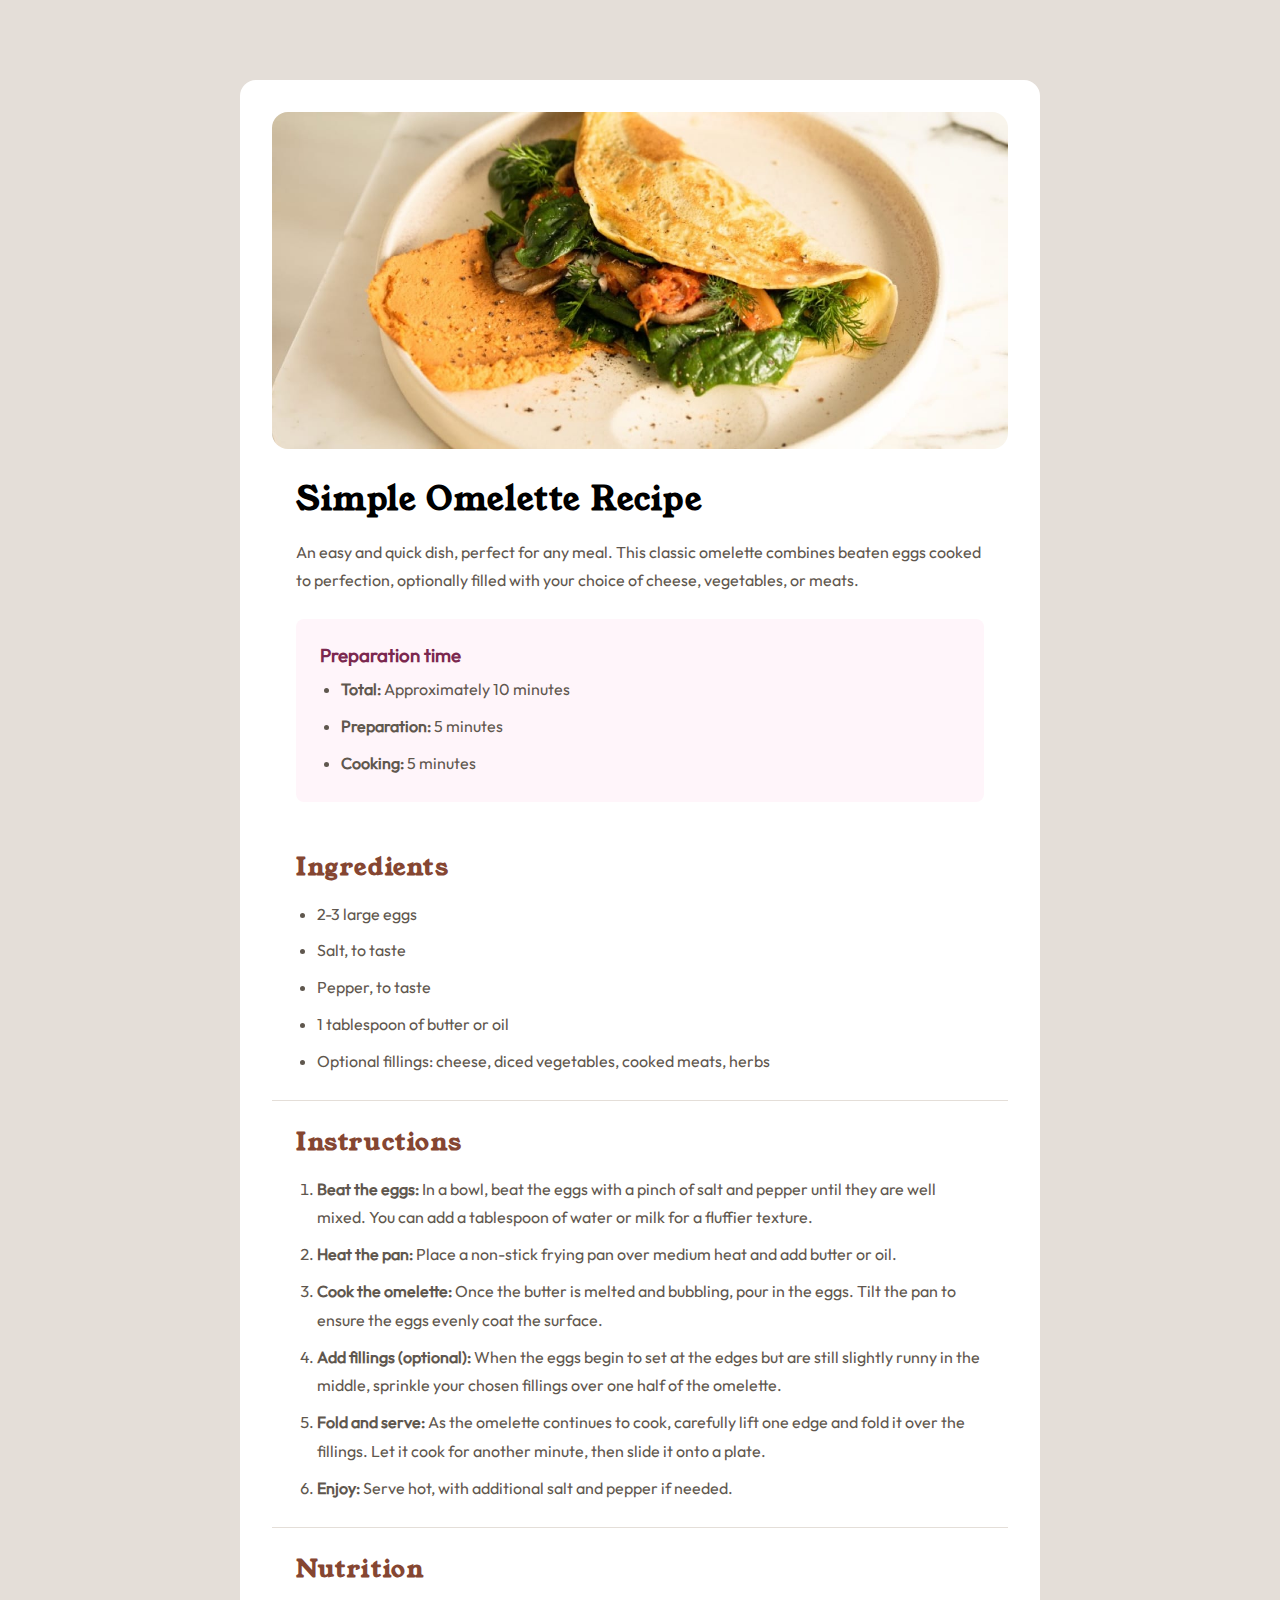
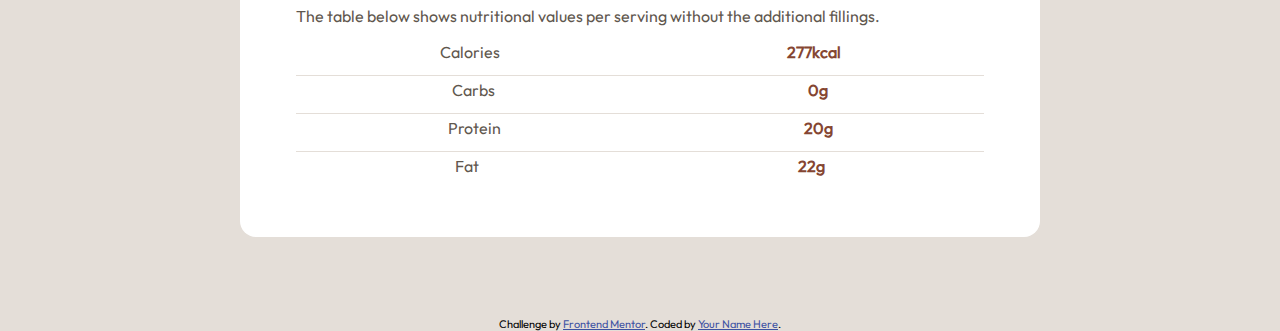
<file: index.html>
<!DOCTYPE html>
<html lang="en">
<head>
  <meta charset="UTF-8">
  <meta name="viewport" content="width=device-width, initial-scale=1.0"> <!-- displays site properly based on user's device -->

  <link rel="icon" type="image/png" sizes="32x32" href="./assets/images/favicon-32x32.png">
  <link rel="stylesheet" href="index.css">
  
  <title>Frontend Mentor | Recipe page</title>

</head>
<body>
  <div class="container">
      <img src="assets/images/image-omelette.jpeg" alt="image-omelette">
      <section class="banner">
          <h1>Simple Omelette Recipe</h1>
          <p>An easy and quick dish, perfect for any meal. This classic omelette combines beaten eggs cooked 
            to perfection, optionally filled with your choice of cheese, vegetables, or meats.</p>
        <article>
          <h3>Preparation time</h3>
          <ul>
            <li><strong>Total:</strong> Approximately 10 minutes</li>
            <li><strong>Preparation:</strong> 5 minutes</li>
            <li><strong>Cooking:</strong> 5 minutes</li>
          </ul>
        </article>
      </section>  
      <section class="ingredients">
        <h2>Ingredients</h2>
        <article>
          <ul>
          <li>2-3 large eggs</li>
          <li>Salt, to taste</li>
          <li>Pepper, to taste</li>
          <li>1 tablespoon of butter or oil</li>
          <li>Optional fillings: cheese, diced vegetables, cooked meats, herbs</li>
        </ul>
        </article>
      </section>  
      <section class="instructions border-top">
        <h2>Instructions</h2>
        <article>
          <ol>
            <li><strong>Beat the eggs:</strong> In a bowl, beat the eggs with a pinch of salt and pepper until they are well mixed. 
    You can add a tablespoon of water or milk for a fluffier texture.</li>
            <li>
              <strong>Heat the pan:</strong> Place a non-stick frying pan over medium heat and add butter or oil.
            </li>
            <li>
              <strong>Cook the omelette: </strong>Once the butter is melted and bubbling, pour in the eggs. Tilt the pan to ensure 
    the eggs evenly coat the surface.
            </li>
            <li>
                <strong>Add fillings (optional):</strong> When the eggs begin to set at the edges but are still slightly runny in the 
    middle, sprinkle your chosen fillings over one half of the omelette.
            </li>
            <li>
                <strong>Fold and serve:</strong> As the omelette continues to cook, carefully lift one edge and fold it over the 
    fillings. Let it cook for another minute, then slide it onto a plate.
            </li>
            <li>
              <strong>Enjoy: </strong>Serve hot, with additional salt and pepper if needed.
            </li>
          </ol>
        </article>
      </section>
      <section class="nutrition border-top">
        <h2>Nutrition</h2>
        <p>
          The table below shows nutritional values per serving without the additional fillings.
        </p>
        <article>
          <ul style="list-style-type: none; padding: 0;">
            <li>Calories <span>277kcal</span></li>
            <li>Carbs <span>0g</span></li>
            <li>Protein <span>20g</span></li>
            <li>Fat <span>22g</span></li>
          </ul>
        </article>
      </section>
  </div>

  <div class="attribution">
    Challenge by <a href="https://www.frontendmentor.io?ref=challenge" target="_blank">Frontend Mentor</a>. 
    Coded by <a href="#">Your Name Here</a>.
  </div>
</body>
</html>
</file>
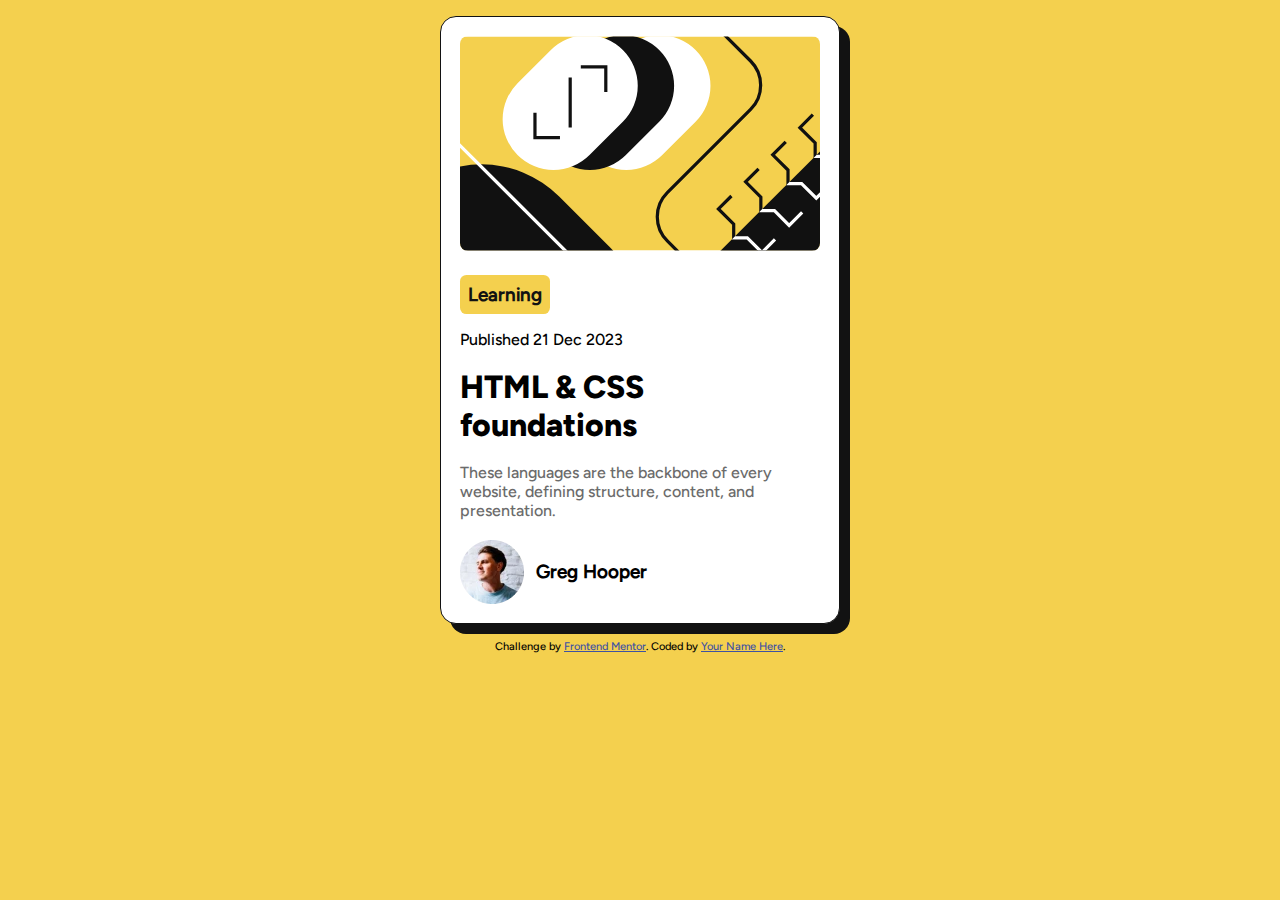
<file: blog-preview-card/index.html>
<!DOCTYPE html>
<html lang="en">
<head>
  <meta charset="UTF-8">
  <meta name="viewport" content="width=device-width, initial-scale=1.0"> <!-- displays site properly based on user's device -->

  <link rel="icon" type="image/png" sizes="32x32" href="./assets/images/favicon-32x32.png">
  <link rel="stylesheet" href="index.css">
  
  <title>Frontend Mentor | Blog preview card</title>

  <!-- Feel free to remove these styles or customise in your own stylesheet 👍 -->
  <style>
    .attribution { font-size: 11px; text-align: center; }
    .attribution a { color: hsl(228, 45%, 44%); }
  </style>
</head>
<body>

  <section class="card">
    <div class="card-header">
      <div class="illustration">
        <img src="assets/images/illustration-article.svg" alt="illustration">
      </div>
      <div class="tag">
        <h3>Learning</h3>
        <span >Published 21 Dec 2023</span>
      </div>
    </div>
    <div class="card-body">
      <h1>HTML & CSS foundations</h1>
      <p>These languages are the backbone of every website, defining structure, content, and presentation.</p>
    </div>
    <div class="card-footer">
      <img src="assets/images/image-avatar.webp" alt="avatar author">
      <h3>Greg Hooper</h3>
    </div>
  </section>
  
  <div class="attribution">
    Challenge by <a href="https://www.frontendmentor.io?ref=challenge" target="_blank">Frontend Mentor</a>. 
    Coded by <a href="#">Your Name Here</a>.
  </div>
</body>
</html>
</file>
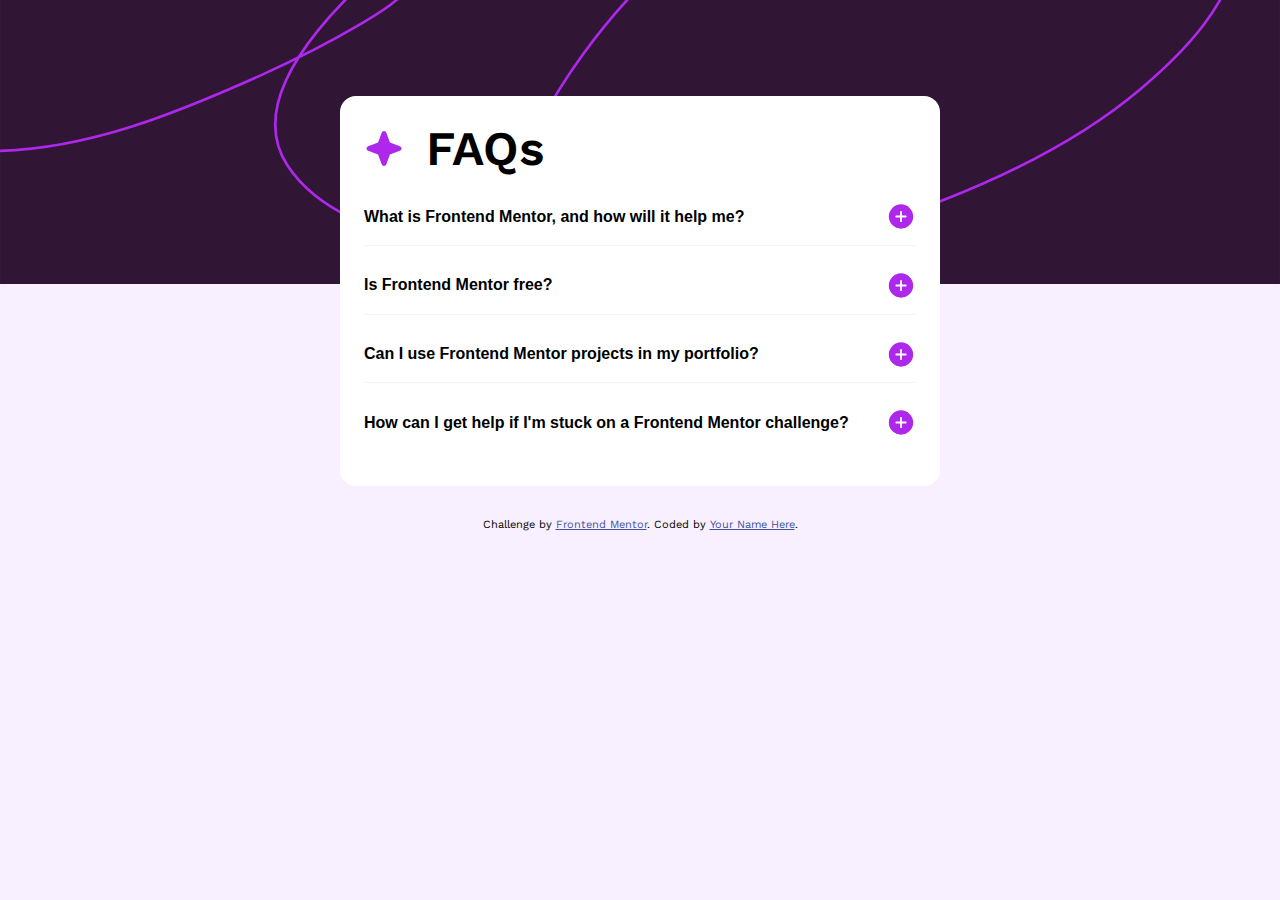
<file: faq-accordion-main/index.html>
<!DOCTYPE html>
<html lang="en">
<head>
  <meta charset="UTF-8">
  <meta name="viewport" content="width=device-width, initial-scale=1.0"> <!-- displays site properly based on user's device -->

  <link rel="icon" type="image/png" sizes="32x32" href="./assets/images/favicon-32x32.png">

  <link rel="stylesheet" href="index.css">
  
  <title>Frontend Mentor | FAQ accordion</title>

  <!-- Feel free to remove these styles or customise in your own stylesheet 👍 -->
  <style>
    .attribution { font-size: 11px; text-align: center; }
    .attribution a { color: hsl(228, 45%, 44%); }
  </style>

</head>
<body class="background-img">
  <section class="container">
    <div class="faq-headline">
      <img src="assets/images/icon-star.svg" alt="star icon">
      <h1>FAQs</h1>
    </div>
    <div class="accordian-container">
      <div class="accordian-item">
        <button class="accordian-btn">
          What is Frontend Mentor, and how will it help me?
          <div class="icons">
            <img class="plus-icon active" src="assets/images/icon-plus.svg" alt="plus icon">
            <img class="minus-icon " src="assets/images/icon-minus.svg" alt="minus icon">
          </div>
        </button>
        <div class="accordian-dsc">
          <p>
            Frontend Mentor offers realistic coding challenges to help developers improve their 
            frontend coding skills with projects in HTML, CSS, and JavaScript. It's suitable for 
            all levels and ideal for portfolio building.
          </p>
        </div>
      </div>
      <div class="accordian-item">
        <button class="accordian-btn">
          Is Frontend Mentor free?
          <div class="icons">
            <img class="plus-icon active" src="assets/images/icon-plus.svg" alt="plus icon">
            <img class="minus-icon " src="assets/images/icon-minus.svg" alt="minus icon">
          </div>
        </button>
        <div class="accordian-dsc">
          <p>
            Yes, Frontend Mentor offers both free and premium coding challenges, with the free 
            option providing access to a range of projects suitable for all skill levels.
          </p>
        </div>
      </div>
      <div class="accordian-item">
        <button class="accordian-btn">
          Can I use Frontend Mentor projects in my portfolio?
          <div class="icons">
            <img class="plus-icon active" src="assets/images/icon-plus.svg" alt="plus icon">
            <img class="minus-icon " src="assets/images/icon-minus.svg" alt="minus icon">
          </div>
        </button>
        <div class="accordian-dsc">
          <p>
            Yes, you can use projects completed on Frontend Mentor in your portfolio. It's an excellent
            way to showcase your skills to potential employers!
          </p>
        </div>
      </div>
      <div class="accordian-item">
        <button class="accordian-btn">
          How can I get help if I'm stuck on a Frontend Mentor challenge?
          <div class="icons">
            <img class="plus-icon active" src="assets/images/icon-plus.svg" alt="plus icon">
            <img class="minus-icon " src="assets/images/icon-minus.svg" alt="minus icon">
          </div>
        </button>
        <div class="accordian-dsc">
          <p>
            The best place to get help is inside Frontend Mentor's Discord community. There's a help 
            channel where you can ask questions and seek support from other community members.
          </p>
        </div>
      </div>
    </div>
  </section>

  
  <div class="attribution">
    Challenge by <a href="https://www.frontendmentor.io?ref=challenge" target="_blank">Frontend Mentor</a>. 
    Coded by <a href="#">Your Name Here</a>.
  </div>
  <script src="app.js"></script>

</body>
</html>
</file>
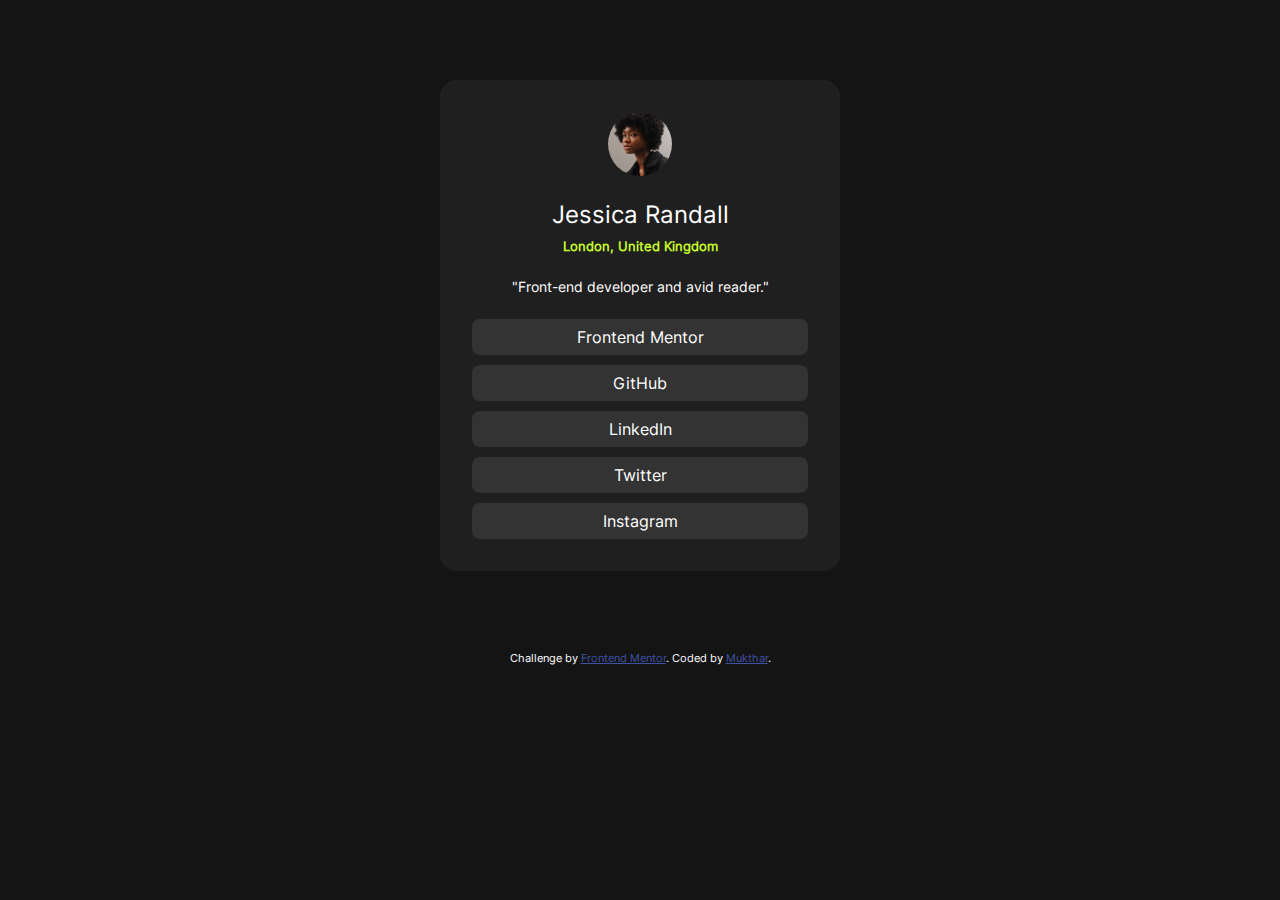
<file: social-link/index.html>
<!DOCTYPE html>
<html lang="en">
<head>
  <meta charset="UTF-8">
  <meta name="viewport" content="width=device-width, initial-scale=1.0"> <!-- displays site properly based on user's device -->

  <link rel="icon" type="image/png" sizes="32x32" href="./assets/images/favicon-32x32.png">
  <link rel="stylesheet" href="index.css">
  
  <title>Frontend Mentor | Social links profile</title>

</head>
<body>

  <div class="container">
    <section>
      <img src="assets/images/avatar-jessica.jpeg" alt="avatar image">
      <div>
        <h2>
          Jessica Randall
          <span>London, United Kingdom</span>
        </h2>
      </div>
      <p>"Front-end developer and avid reader."</p>
      <div class="btn-container">
        <button class="btn">Frontend Mentor</button>
        <button class="btn">GitHub</button>
        <button class="btn">LinkedIn</button>
        <button class="btn">Twitter</button>
        <button class="btn">Instagram</button>
      </div>
    </section>
  </div>  
  <div class="attribution">
    Challenge by <a href="https://www.frontendmentor.io?ref=challenge" target="_blank">Frontend Mentor</a>. 
    Coded by <a href="#">Mukthar</a>.
  </div>
</body>
</html>
</file>
<file: index.css>
@font-face {
    font-family: outfit;
    src: url(assets/fonts/outfit/static/Outfit-Regular.ttf);
}

@font-face {
    font-family: youngserif;
    src: url(assets/fonts/young-serif/YoungSerif-Regular.ttf);
}

*{
    margin: 0;
    padding: 0;
    box-sizing: border-box;
    font-family: outfit;
}

body{
    background-color: hsl(30, 18%, 87%);
}

.container {
    max-width: 800px;
    background-color: white;
}

h1{
    font-family: youngserif;
    letter-spacing: 0.1rem;
}

h2{
    font-family: youngserif;
    color: hsl(14, 45%, 36%);
    letter-spacing: 0.1rem;
}

ol, ul {
    padding-left: 1.3rem;
}

p, li{
    font-size: 16px;
    line-height: 1.8;
    color: hsl(30, 10%, 34%);
}
li{
    margin-top: 0.5rem;
}

img{
    max-width: 100%;
}

.border-top{
    border-top: 1px solid hsl(30, 18%, 87%);
}

.container section{
    padding: 1.5rem;
}

.banner h1{
    margin-bottom: 1rem;
}
.banner article{
    background-color: hsl(330, 100%, 98%);
    color: hsl(332, 51%, 32%);
    padding: 1.5rem;
    margin-top: 1.5rem;
    border-radius: 0.5rem;
}
.banner article h3{
    margin-bottom: 0.5rem;
}

.ingredients h2, 
.instructions h2{
    margin-bottom: 1rem;
}

.nutrition p{
    margin-top: 1rem;
}

.nutrition ul :not(:first-child){
    border-top: 1px solid hsl(30, 18%, 87%);
}

.nutrition  ul li{
    display: flex;
    align-items: center;
    justify-content: space-around;
}
.nutrition li {
    text-align: left;
}

.nutrition span{
    color: hsl(14, 45%, 36%);
    font-weight: 600;
}

.attribution { font-size: 11px; text-align: center; }
.attribution a { color: hsl(228, 45%, 44%); }

@media (min-width: 768px) {
    .container {
        margin: 5rem auto;
        padding: 2rem;
        border-radius: 1rem;
    }
    img{
        border-radius: 1rem;
    }
}
</file>
<file: blog-preview-card/index.css>
@font-face {
    font-family: figtree;
    src: url(assets/fonts/static/Figtree-Medium.ttf);
}
@font-face {
    font-family: figtree-bold;
    src: url(assets/fonts/static/Figtree-ExtraBold.ttf);
}

*{
    margin: 0;
    padding: 0;
    box-sizing: border-box;
}

body{
    font-family: figtree;
    background-color: hsl(47, 88%, 63%);
    display: flex;
    flex-direction: column;
    justify-content: center;
    align-items: center;
}

h1{
    font-family: figtree-bold;
}

.card{
    padding: 1.2rem;
    background-color: #fff;
    max-width: 400px;
    border: 1px solid hsl(0, 0%, 7%);
    border-radius: 1rem;
    box-shadow: 10px 10px 0 hsl(0, 0%, 7%);
    margin-bottom: 1rem;
    margin: 1rem;
}

.illustration img{
    border-radius: 0.5rem;
    width: 100%;
}

.tag{
    margin: 1.2rem 0;
}

.tag h3{
    background-color: hsl(47, 88%, 63%);
    width: fit-content;
    border-radius: 0.4rem;
    padding: 8px; 
    margin-bottom: 1rem;
    font-weight: 800;
    color: hsl(0, 0%, 7%);
}

.tag span{
    font-weight: 500;
}

.card-body {
    margin-bottom: 1.2rem;
}

.card-body h1{
    margin-bottom: 1.2rem;
    font-weight: 800;
}
.card-body h1:hover{
    cursor: pointer;
    color: hsl(47, 88%, 63%);
}

.card-body p{
    color: hsl(0, 0%, 42%);
}

.card-footer{
    display: flex;
    justify-content: start;
    align-items: center;
    gap: 12px;
}
</file>
<file: faq-accordion-main/index.css>
@font-face {
    font-family: worksans;
    src: url(assets/fonts/WorkSans-VariableFont_wght.ttf);
}

*{
    margin: 0;
    padding: 0;
    box-sizing: border-box;
}

body{
    font-family: worksans;
}

.background-img{
    background: url(assets/images/background-pattern-desktop.svg);
    background-position: top;
    background-repeat: no-repeat;
    background-size: 100%;
    background-color: hsl(275, 100%, 97%);
}

p{
    color: hsl(292, 16%, 49%);
    font-size: 16px;
}

.container{
    padding: 1.5rem;
    border-radius: 1rem;
    margin: 6rem auto 2rem;
    max-width: 600px;
    background-color: #fff;
}

.faq-headline{
    display: flex;
    justify-content: start;
    align-items: center;
    gap: 22px;
}
.faq-headline h1{
    font-weight: 600;
    font-size: 3rem;
}

.accordian-container, .accordian-item {
    margin: 1.5rem 0;
}

.accordian-btn{
    margin-bottom: 0.8rem;
    display: flex;
    justify-content: space-between;
    align-items: center;
    width: 100%;
    cursor: pointer;
}

.accordian-item:not(:last-child) {
    border-bottom: 1px solid hsl(275, 100%, 97%);
}
.accordian-dsc{
    margin-bottom: 1.5rem;
    overflow: hidden;
    font-weight: 400;
    display: none;
}
.icons {
    display: flex;
    flex-direction: column;
    justify-content: center;
    align-items: center;
}

.plus-icon, .minus-icon{
    display: none;
}
.active {
    display: block;
}

button{
    background: transparent;
    border: none;
    font-weight: 600;
    font-size: 16px;
}

button:hover{
    color: hsl(292, 16%, 49%);
}
</file>
<file: social-link/index.css>
@font-face {
    font-family: inter;
    src: url(assets/fonts/static/Inter-Regular.ttf);
}

* {
    margin: 0;
    padding: 0;
    box-sizing: border-box;
    font-family: inter;
}

body{
    background-color: hsl(0, 0%, 8%);
    color: white;
}

p {
    font-size: 14px;
}
h2{
    font-weight: 500;
}

h2 span{
    font-size: 0.8rem;
    font-weight: 700;
    color: hsl(75, 94%, 57%);
    display: block;
    text-align: center;
    padding-top: 10px;
}
.container{
    max-width: 400px;
    margin: 5rem auto;
    padding: 2rem;
    border-radius: 1rem;
    background-color: hsl(0, 0%, 12%);
    
}
.container section,.container div{
    display: flex;
    flex-direction: column;
    align-items: center;
    gap: 24px;
}

.container div{
 gap: 10px;
}

.container img {
    border-radius: 50%;
    width: 4rem;
    height: 4rem;
}

.btn-container{
    width: 100%;
}


.btn-container button{
    background-color: hsl(0, 0%, 20%);
    color: white;
    width: 100%;
}

.btn{
    background: none;
    color: inherit;
    border: none;
    border-radius: 0.5rem;
    padding: 0.5rem;
    font: inherit;
    cursor: pointer;
    outline: inherit;
}
.btn:hover{
    background-color: hsl(75, 94%, 57%);
    color: black;
}
.attribution { font-size: 11px; text-align: center; }
.attribution a { color: hsl(228, 45%, 44%); }

@media (max-width: 720px) {
    .container{
        width: 320px;
    }
}
</file>
